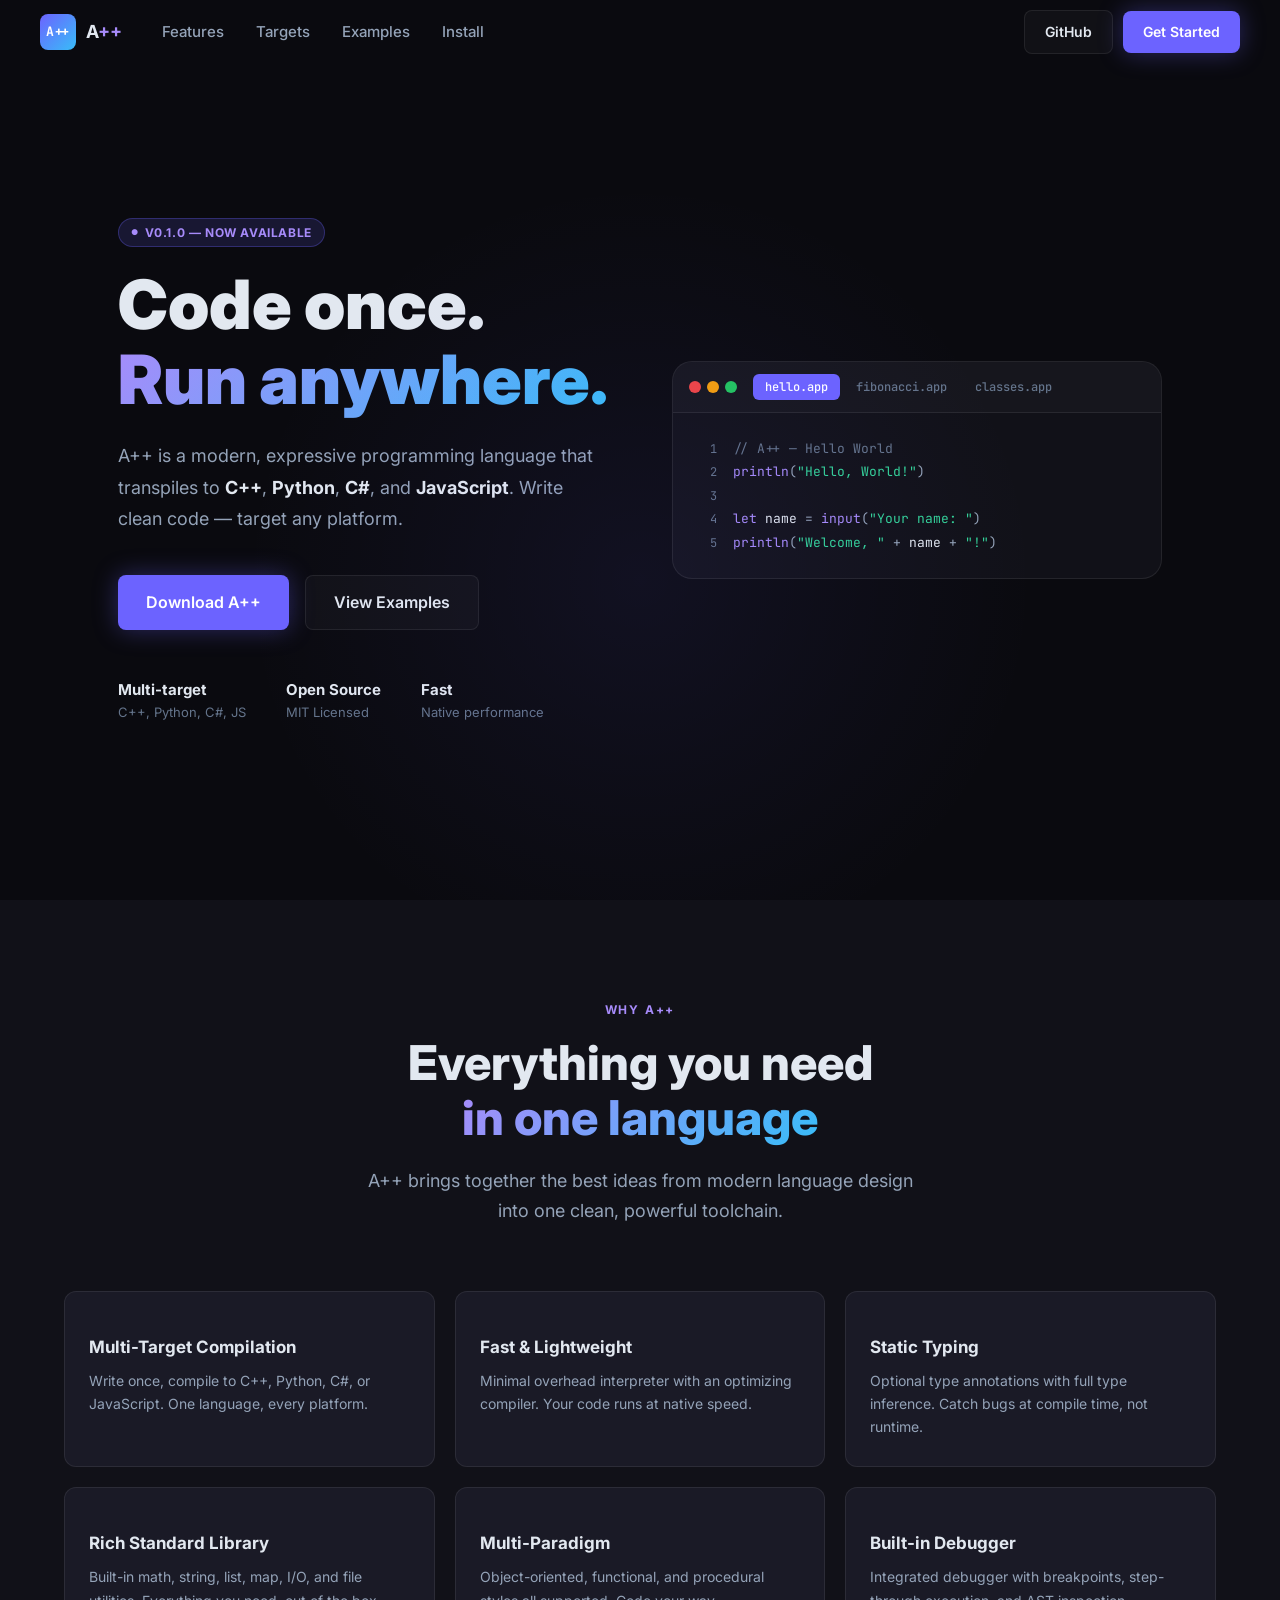
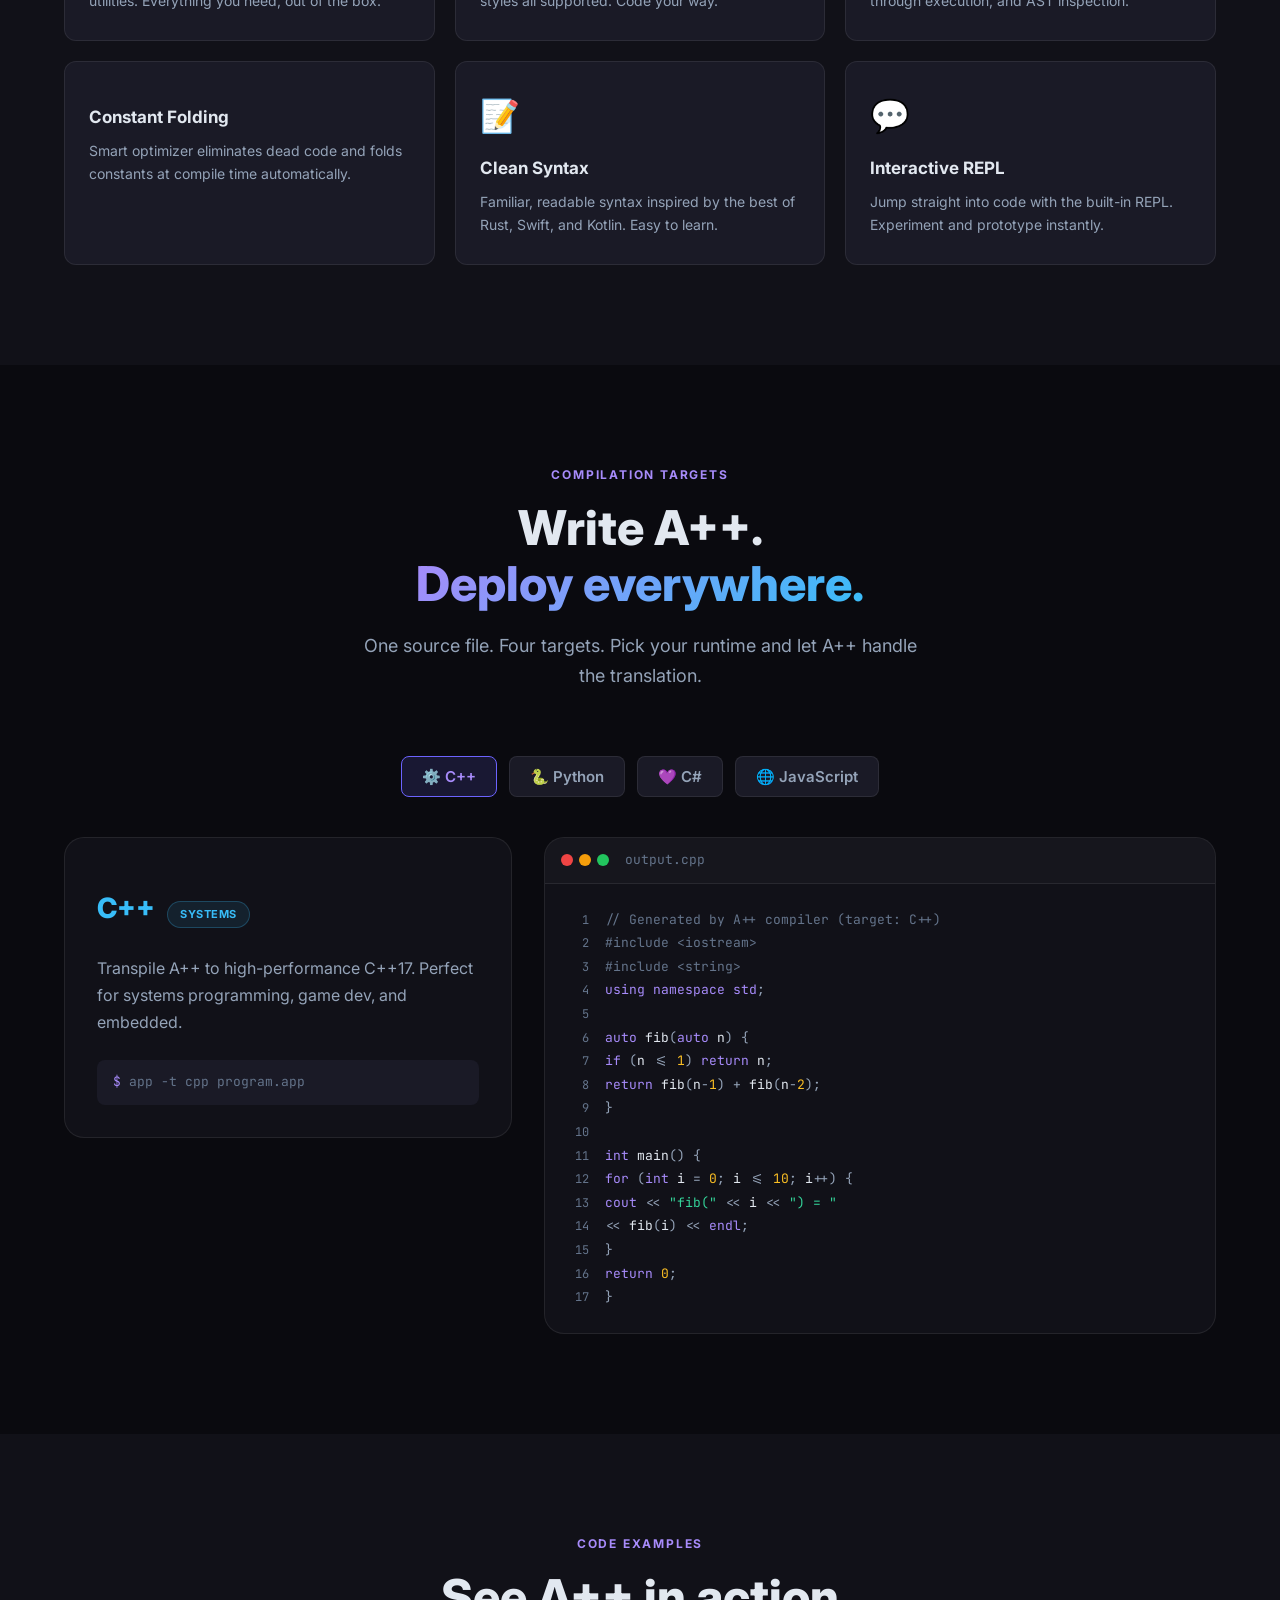
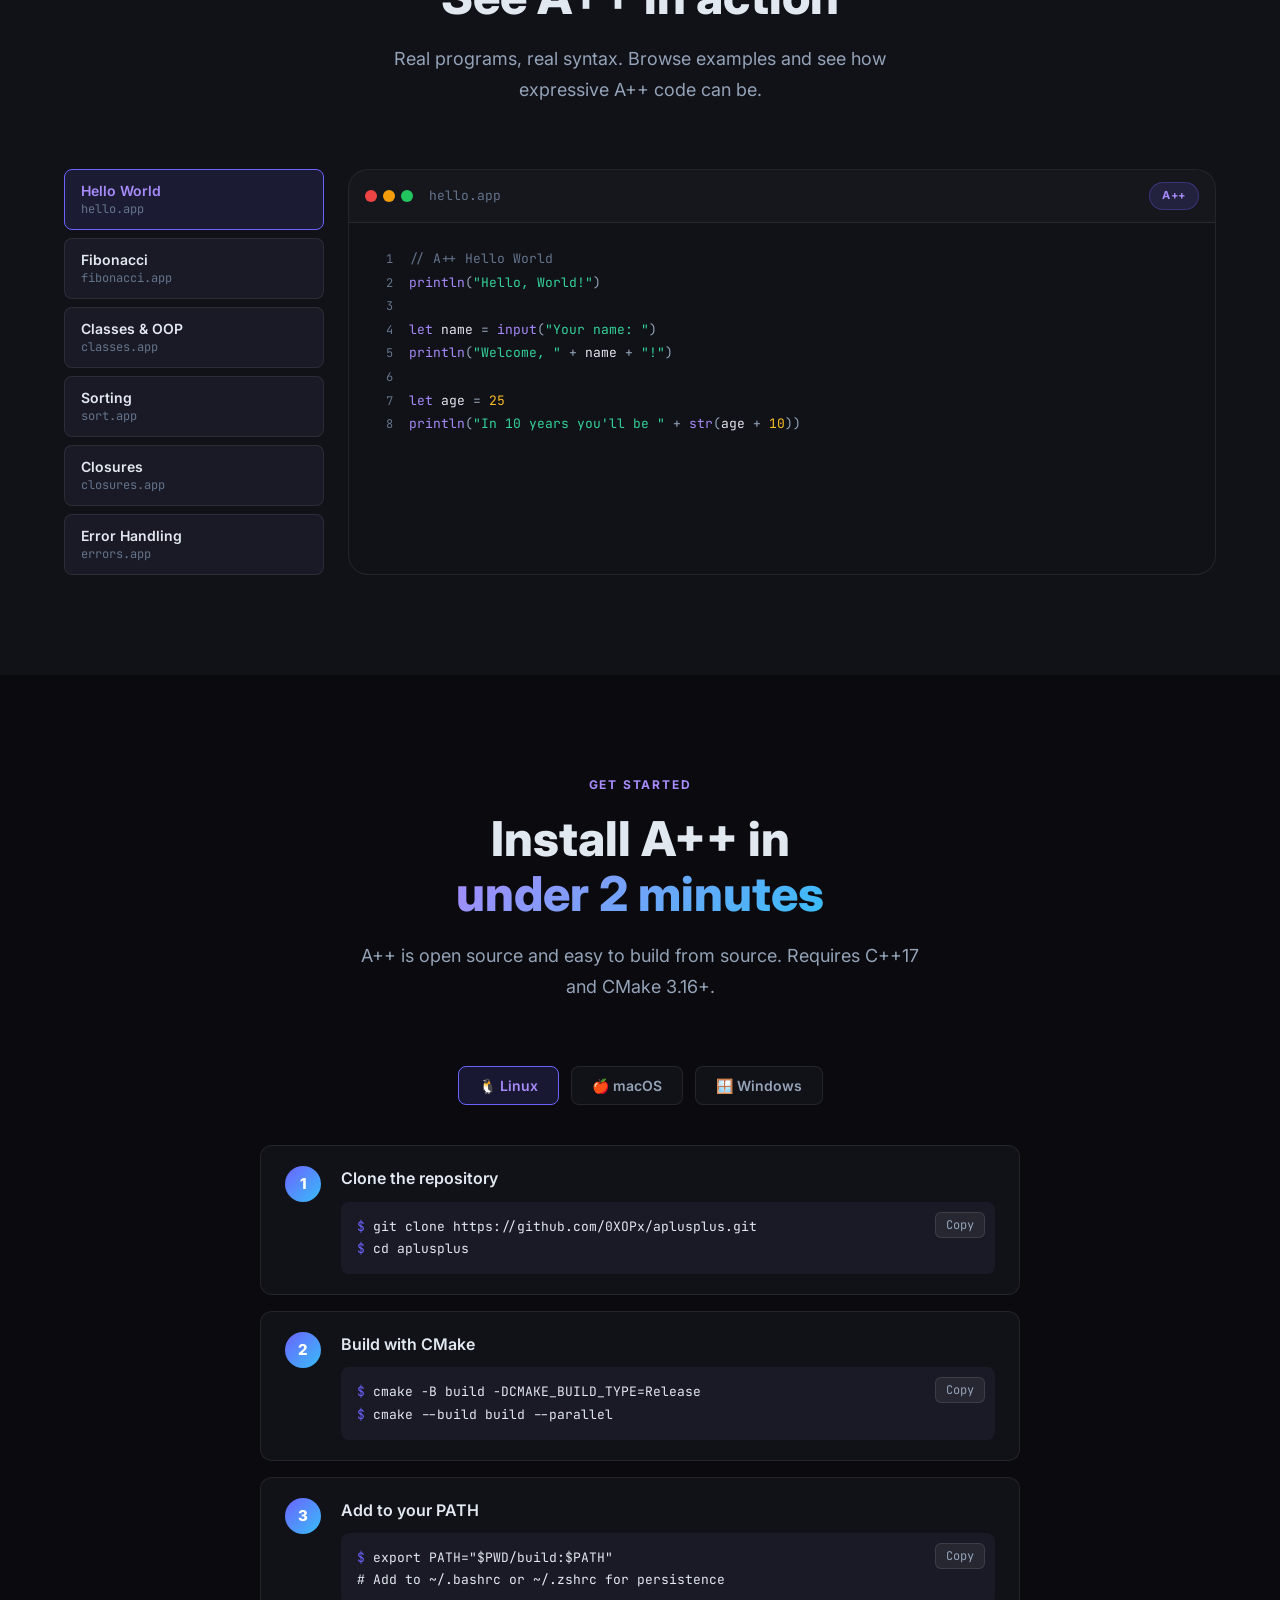
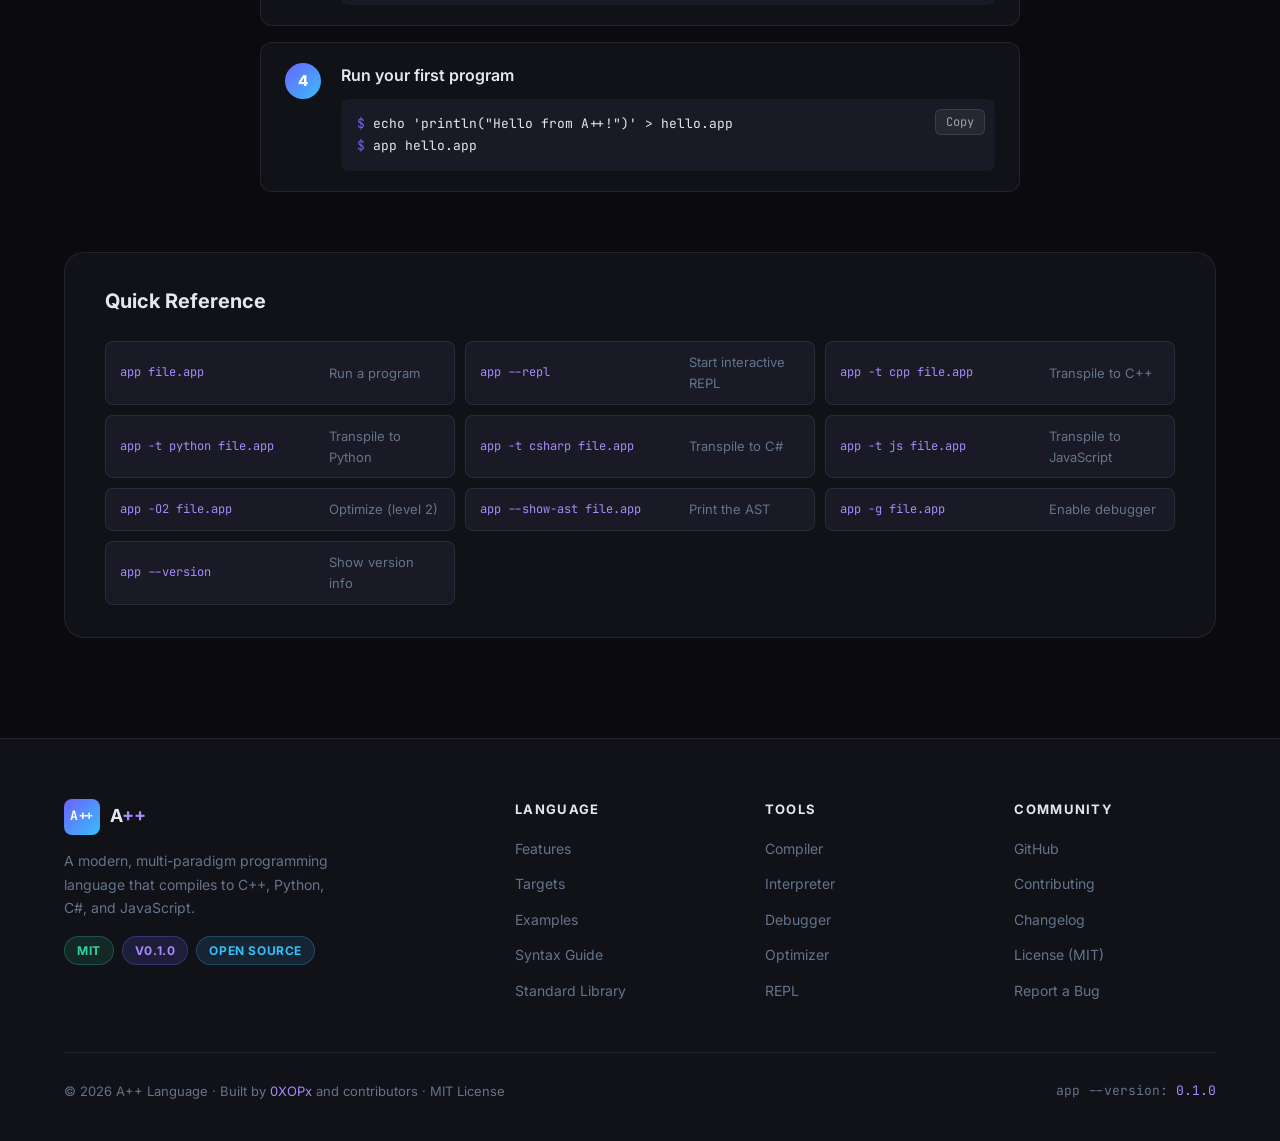
<file: index.html>
<!DOCTYPE html>
<html lang="en">
<head>
  <meta charset="UTF-8" />
  <meta name="viewport" content="width=device-width, initial-scale=1.0" />
  <meta name="description" content="A++ — A modern, multi-paradigm programming language that transpiles to C++, Python, C#, and JavaScript." />
  <title>A++ Programming Language</title>
  <link rel="preconnect" href="https://fonts.googleapis.com" />
  <link rel="preconnect" href="https://fonts.gstatic.com" crossorigin />
  <link href="https://fonts.googleapis.com/css2?family=Inter:wght@300;400;500;600;700;800&family=JetBrains+Mono:wght@400;500;700&display=swap" rel="stylesheet" />
  <link rel="stylesheet" href="css/styles.css" />
</head>
<body>

<!-- ── NAVBAR ──────────────────────────────────────────────────────────────── -->
<nav id="navbar">
  <div class="nav-inner">
    <a href="#" class="nav-logo">
      <div class="logo-box">A++</div>
      <span>A<span class="accent">++</span></span>
    </a>
    <div class="nav-links">
      <a href="#features">Features</a>
      <a href="#targets">Targets</a>
      <a href="#examples">Examples</a>
      <a href="#install">Install</a>
    </div>
    <div class="nav-actions">
      <a href="https://github.com/0XOPx/aplusplus" target="_blank" class="btn btn-secondary">GitHub</a>
      <a href="#install" class="btn btn-primary">Get Started</a>
    </div>
  </div>
</nav>

<!-- ── HERO ────────────────────────────────────────────────────────────────── -->
<section id="hero">
  <div class="hero-glow"></div>
  <div class="container hero-grid">

    <div class="hero-left">
      <div class="badge badge-purple">
        <span class="dot">●</span> v0.1.0 — Now Available
      </div>
      <h1>Code once.<br><span class="gradient-text">Run anywhere.</span></h1>
      <p class="hero-sub">
        A++ is a modern, expressive programming language that transpiles to
        <strong>C++</strong>, <strong>Python</strong>, <strong>C#</strong>, and <strong>JavaScript</strong>.
        Write clean code — target any platform.
      </p>
      <div class="hero-actions">
        <a href="#install" class="btn btn-primary btn-lg"> Download A++</a>
        <a href="#examples" class="btn btn-secondary btn-lg">View Examples</a>
      </div>
      <div class="hero-stats">
        <div><strong>Multi-target</strong><span>C++, Python, C#, JS</span></div>
        <div><strong>Open Source</strong><span>MIT Licensed</span></div>
        <div><strong>Fast</strong><span>Native performance</span></div>
      </div>
    </div>

    <div class="hero-right">
      <div class="code-window">
        <div class="window-bar">
          <div class="traffic-lights">
            <span class="tl red"></span>
            <span class="tl yellow"></span>
            <span class="tl green"></span>
          </div>
          <div class="window-tabs" id="heroTabs">
            <button class="tab active" data-tab="hello">hello.app</button>
            <button class="tab" data-tab="fibonacci">fibonacci.app</button>
            <button class="tab" data-tab="classes">classes.app</button>
          </div>
        </div>
        <div class="code-body" id="heroCode"></div>
      </div>
    </div>

  </div>
</section>

<!-- ── FEATURES ────────────────────────────────────────────────────────────── -->
<section id="features" class="section bg-alt">
  <div class="container">
    <div class="section-header">
      <div class="section-label">Why A++</div>
      <h2>Everything you need<br><span class="gradient-text">in one language</span></h2>
      <p class="section-sub">A++ brings together the best ideas from modern language design into one clean, powerful toolchain.</p>
    </div>
    <div class="features-grid">
      <div class="feature-card">
        <div class="feat-icon"></div>
        <h3>Multi-Target Compilation</h3>
        <p>Write once, compile to C++, Python, C#, or JavaScript. One language, every platform.</p>
      </div>
      <div class="feature-card">
        <div class="feat-icon"></div>
        <h3>Fast &amp; Lightweight</h3>
        <p>Minimal overhead interpreter with an optimizing compiler. Your code runs at native speed.</p>
      </div>
      <div class="feature-card">
        <div class="feat-icon"></div>
        <h3>Static Typing</h3>
        <p>Optional type annotations with full type inference. Catch bugs at compile time, not runtime.</p>
      </div>
      <div class="feature-card">
        <div class="feat-icon"></div>
        <h3>Rich Standard Library</h3>
        <p>Built-in math, string, list, map, I/O, and file utilities. Everything you need, out of the box.</p>
      </div>
      <div class="feature-card">
        <div class="feat-icon"></div>
        <h3>Multi-Paradigm</h3>
        <p>Object-oriented, functional, and procedural styles all supported. Code your way.</p>
      </div>
      <div class="feature-card">
        <div class="feat-icon"></div>
        <h3>Built-in Debugger</h3>
        <p>Integrated debugger with breakpoints, step-through execution, and AST inspection.</p>
      </div>
      <div class="feature-card">
        <div class="feat-icon"></div>
        <h3>Constant Folding</h3>
        <p>Smart optimizer eliminates dead code and folds constants at compile time automatically.</p>
      </div>
      <div class="feature-card">
        <div class="feat-icon">📝</div>
        <h3>Clean Syntax</h3>
        <p>Familiar, readable syntax inspired by the best of Rust, Swift, and Kotlin. Easy to learn.</p>
      </div>
      <div class="feature-card">
        <div class="feat-icon">💬</div>
        <h3>Interactive REPL</h3>
        <p>Jump straight into code with the built-in REPL. Experiment and prototype instantly.</p>
      </div>
    </div>
  </div>
</section>

<!-- ── TARGETS ─────────────────────────────────────────────────────────────── -->
<section id="targets" class="section">
  <div class="container">
    <div class="section-header">
      <div class="section-label">Compilation Targets</div>
      <h2>Write A++.<br><span class="gradient-text">Deploy everywhere.</span></h2>
      <p class="section-sub">One source file. Four targets. Pick your runtime and let A++ handle the translation.</p>
    </div>

    <div class="target-tabs" id="targetTabs">
      <button class="target-tab active" data-target="cpp">⚙️ C++</button>
      <button class="target-tab" data-target="python">🐍 Python</button>
      <button class="target-tab" data-target="csharp">💜 C#</button>
      <button class="target-tab" data-target="js">🌐 JavaScript</button>
    </div>

    <div class="target-content">
      <div class="target-info" id="targetInfo"></div>
      <div class="code-window target-code-window" id="targetCodeWindow">
        <div class="window-bar">
          <div class="traffic-lights">
            <span class="tl red"></span><span class="tl yellow"></span><span class="tl green"></span>
          </div>
          <span class="window-filename" id="targetFilename">output.cpp</span>
        </div>
        <div class="code-body" id="targetCode"></div>
      </div>
    </div>
  </div>
</section>

<!-- ── EXAMPLES ────────────────────────────────────────────────────────────── -->
<section id="examples" class="section bg-alt">
  <div class="container">
    <div class="section-header">
      <div class="section-label">Code Examples</div>
      <h2>See A++ in action</h2>
      <p class="section-sub">Real programs, real syntax. Browse examples and see how expressive A++ code can be.</p>
    </div>
    <div class="examples-layout">
      <div class="examples-sidebar" id="examplesSidebar"></div>
      <div class="code-window examples-code-window">
        <div class="window-bar">
          <div class="traffic-lights">
            <span class="tl red"></span><span class="tl yellow"></span><span class="tl green"></span>
          </div>
          <span class="window-filename" id="exampleFilename">hello.app</span>
          <span class="badge badge-purple" style="margin-left:auto;font-size:11px;">A++</span>
        </div>
        <div class="code-body" id="exampleCode"></div>
      </div>
    </div>
  </div>
</section>

<!-- ── INSTALL ─────────────────────────────────────────────────────────────── -->
<section id="install" class="section">
  <div class="container">
    <div class="section-header">
      <div class="section-label">Get Started</div>
      <h2>Install A++ in<br><span class="gradient-text">under 2 minutes</span></h2>
      <p class="section-sub">A++ is open source and easy to build from source. Requires C++17 and CMake 3.16+.</p>
    </div>

    <div class="platform-tabs" id="platformTabs">
      <button class="platform-tab active" data-platform="linux">🐧 Linux</button>
      <button class="platform-tab" data-platform="mac">🍎 macOS</button>
      <button class="platform-tab" data-platform="win">🪟 Windows</button>
    </div>

    <div class="install-steps" id="installSteps"></div>

    <div class="quickref">
      <h3>Quick Reference</h3>
      <div class="quickref-grid" id="quickrefGrid"></div>
    </div>
  </div>
</section>

<!-- ── FOOTER ──────────────────────────────────────────────────────────────── -->
<footer>
  <div class="container">
    <div class="footer-grid">
      <div class="footer-brand">
        <div class="nav-logo" style="margin-bottom:14px;">
          <div class="logo-box">A++</div>
          <span>A<span class="accent">++</span></span>
        </div>
        <p>A modern, multi-paradigm programming language that compiles to C++, Python, C#, and JavaScript.</p>
        <div class="footer-badges">
          <span class="badge badge-green">MIT</span>
          <span class="badge badge-purple">v0.1.0</span>
          <span class="badge badge-blue">Open Source</span>
        </div>
      </div>
      <div class="footer-col">
        <h4>Language</h4>
        <ul>
          <li><a href="#features">Features</a></li>
          <li><a href="#targets">Targets</a></li>
          <li><a href="#examples">Examples</a></li>
          <li><a href="#">Syntax Guide</a></li>
          <li><a href="#">Standard Library</a></li>
        </ul>
      </div>
      <div class="footer-col">
        <h4>Tools</h4>
        <ul>
          <li><a href="#">Compiler</a></li>
          <li><a href="#">Interpreter</a></li>
          <li><a href="#">Debugger</a></li>
          <li><a href="#">Optimizer</a></li>
          <li><a href="#">REPL</a></li>
        </ul>
      </div>
      <div class="footer-col">
        <h4>Community</h4>
        <ul>
          <li><a href="https://github.com/0XOPx/aplusplus" target="_blank">GitHub</a></li>
          <li><a href="#">Contributing</a></li>
          <li><a href="#">Changelog</a></li>
          <li><a href="#">License (MIT)</a></li>
          <li><a href="#">Report a Bug</a></li>
        </ul>
      </div>
    </div>
    <div class="footer-bottom">
      <p>© <span id="year"></span> A++ Language · Built by <span class="accent">0XOPx</span> and contributors · MIT License</p>
      <p class="mono">app --version: <span class="accent">0.1.0</span></p>
    </div>
  </div>
</footer>

<script src="js/app.js"></script>
</body>
</html>
</file>
<file: css/styles.css>
/* ── Reset & Variables ─────────────────────────────────────────────────────── */
*, *::before, *::after { box-sizing: border-box; margin: 0; padding: 0; }

:root {
  --bg:      #0a0a0f;
  --bg2:     #111118;
  --bg3:     #1a1a26;
  --accent:  #6c63ff;
  --accent2: #a78bfa;
  --accent3: #38bdf8;
  --green:   #34d399;
  --red:     #f87171;
  --yellow:  #fbbf24;
  --text:    #e2e8f0;
  --text2:   #94a3b8;
  --text3:   #64748b;
  --border:  rgba(255,255,255,0.08);
  --card:    rgba(255,255,255,0.03);
  --radius:  12px;
  --radius-lg: 20px;
}

html { scroll-behavior: smooth; }

body {
  font-family: 'Inter', sans-serif;
  background: var(--bg);
  color: var(--text);
  line-height: 1.6;
  overflow-x: hidden;
}

.mono { font-family: 'JetBrains Mono', monospace; }
a { color: var(--accent2); text-decoration: none; }
a:hover { text-decoration: underline; }

::-webkit-scrollbar { width: 6px; }
::-webkit-scrollbar-track { background: var(--bg2); }
::-webkit-scrollbar-thumb { background: var(--accent); border-radius: 3px; }

/* ── Utilities ────────────────────────────────────────────────────────────── */
.container { max-width: 1200px; margin: 0 auto; padding: 0 24px; }
.bg-alt    { background: var(--bg2); }

.accent       { color: var(--accent2); }
.gradient-text {
  background: linear-gradient(135deg, var(--accent2), var(--accent3));
  -webkit-background-clip: text;
  -webkit-text-fill-color: transparent;
  background-clip: text;
}

/* ── Buttons ──────────────────────────────────────────────────────────────── */
.btn {
  display: inline-flex;
  align-items: center;
  gap: 8px;
  padding: 10px 20px;
  border-radius: 8px;
  font-weight: 600;
  font-size: 14px;
  cursor: pointer;
  border: none;
  transition: all 0.2s;
  text-decoration: none;
}
.btn-lg { padding: 14px 28px; font-size: 16px; }

.btn-primary {
  background: var(--accent);
  color: #fff;
  box-shadow: 0 0 24px rgba(108,99,255,0.35);
}
.btn-primary:hover {
  background: var(--accent2);
  box-shadow: 0 0 36px rgba(167,139,250,0.5);
  transform: translateY(-1px);
  color: #fff;
  text-decoration: none;
}
.btn-secondary {
  background: var(--card);
  color: var(--text);
  border: 1px solid var(--border);
}
.btn-secondary:hover {
  background: var(--bg3);
  border-color: var(--accent);
  color: var(--text);
  text-decoration: none;
}

/* ── Badges ───────────────────────────────────────────────────────────────── */
.badge {
  display: inline-flex;
  align-items: center;
  gap: 6px;
  padding: 4px 12px;
  border-radius: 999px;
  font-size: 12px;
  font-weight: 700;
  letter-spacing: 0.05em;
  text-transform: uppercase;
}
.badge-purple { background: rgba(108,99,255,0.15); color: var(--accent2); border: 1px solid rgba(108,99,255,0.3); }
.badge-green  { background: rgba(52,211,153,0.12);  color: var(--green);   border: 1px solid rgba(52,211,153,0.25); }
.badge-blue   { background: rgba(56,189,248,0.12);  color: var(--accent3); border: 1px solid rgba(56,189,248,0.25); }
.dot { font-size: 8px; }

/* ── Sections ─────────────────────────────────────────────────────────────── */
.section { padding: 100px 0; }

.section-header {
  text-align: center;
  margin-bottom: 64px;
}
.section-label {
  font-size: 12px;
  font-weight: 700;
  letter-spacing: 0.15em;
  text-transform: uppercase;
  color: var(--accent2);
  margin-bottom: 16px;
}
.section-header h2 {
  font-size: clamp(28px, 5vw, 48px);
  font-weight: 800;
  line-height: 1.15;
  margin-bottom: 20px;
}
.section-sub {
  font-size: 18px;
  color: var(--text2);
  max-width: 580px;
  margin: 0 auto;
  line-height: 1.7;
}

/* ── Navbar ───────────────────────────────────────────────────────────────── */
#navbar {
  position: fixed;
  top: 0; left: 0; right: 0;
  z-index: 100;
  padding: 0 24px;
  transition: background 0.3s, border-color 0.3s, backdrop-filter 0.3s;
  border-bottom: 1px solid transparent;
}
#navbar.scrolled {
  background: rgba(10,10,15,0.92);
  backdrop-filter: blur(16px);
  -webkit-backdrop-filter: blur(16px);
  border-color: rgba(255,255,255,0.06);
}
.nav-inner {
  max-width: 1200px;
  margin: 0 auto;
  display: flex;
  align-items: center;
  height: 64px;
  gap: 40px;
}
.nav-logo {
  display: flex;
  align-items: center;
  gap: 10px;
  text-decoration: none;
  font-weight: 700;
  font-size: 18px;
  color: var(--text);
  flex-shrink: 0;
}
.nav-logo:hover { text-decoration: none; }
.logo-box {
  width: 36px; height: 36px;
  border-radius: 8px;
  background: linear-gradient(135deg, var(--accent), var(--accent3));
  display: flex;
  align-items: center;
  justify-content: center;
  font-family: 'JetBrains Mono', monospace;
  font-weight: 700;
  font-size: 13px;
  color: #fff;
  flex-shrink: 0;
}
.nav-links {
  display: flex;
  gap: 32px;
  flex: 1;
}
.nav-links a {
  color: var(--text2);
  font-size: 15px;
  font-weight: 500;
  text-decoration: none;
  transition: color 0.2s;
}
.nav-links a:hover { color: var(--text); text-decoration: none; }
.nav-actions { display: flex; gap: 10px; align-items: center; }

/* ── Hero ─────────────────────────────────────────────────────────────────── */
#hero {
  min-height: 100vh;
  display: flex;
  align-items: center;
  padding: 100px 24px 60px;
  position: relative;
  overflow: hidden;
}
.hero-glow {
  position: absolute;
  top: 20%; left: 50%;
  transform: translateX(-50%);
  width: 800px; height: 800px;
  border-radius: 50%;
  background: radial-gradient(circle, rgba(108,99,255,0.08) 0%, transparent 70%);
  pointer-events: none;
}
.hero-grid {
  display: grid;
  grid-template-columns: 1fr 1fr;
  gap: 64px;
  align-items: center;
}
.hero-left h1 {
  font-size: clamp(40px, 6vw, 68px);
  font-weight: 900;
  line-height: 1.1;
  margin: 20px 0 24px;
}
.hero-sub {
  font-size: 18px;
  color: var(--text2);
  line-height: 1.75;
  margin-bottom: 40px;
  max-width: 480px;
}
.hero-sub strong { color: var(--text); }
.hero-actions { display: flex; gap: 16px; flex-wrap: wrap; margin-bottom: 48px; }
.hero-stats { display: flex; gap: 40px; }
.hero-stats div { display: flex; flex-direction: column; }
.hero-stats strong { font-size: 15px; color: var(--text); }
.hero-stats span   { font-size: 13px; color: var(--text3); }

/* ── Code Window ──────────────────────────────────────────────────────────── */
.code-window {
  background: var(--bg2);
  border: 1px solid var(--border);
  border-radius: var(--radius-lg);
  overflow: hidden;
}
.window-bar {
  display: flex;
  align-items: center;
  padding: 12px 16px;
  border-bottom: 1px solid var(--border);
  background: rgba(255,255,255,0.02);
  gap: 8px;
}
.traffic-lights { display: flex; gap: 6px; flex-shrink: 0; }
.tl {
  width: 12px; height: 12px;
  border-radius: 50%;
}
.tl.red    { background: #ef4444; }
.tl.yellow { background: #f59e0b; }
.tl.green  { background: #22c55e; }
.window-tabs { display: flex; gap: 4px; margin-left: 8px; }
.window-tabs .tab, .target-tab, .platform-tab {
  padding: 5px 12px;
  border-radius: 6px;
  border: none;
  cursor: pointer;
  font-size: 12px;
  font-family: 'JetBrains Mono', monospace;
  font-weight: 500;
  background: transparent;
  color: var(--text3);
  transition: all 0.15s;
}
.window-tabs .tab:hover  { color: var(--text2); background: rgba(255,255,255,0.05); }
.window-tabs .tab.active { background: var(--accent); color: #fff; }
.window-filename {
  font-family: 'JetBrains Mono', monospace;
  font-size: 13px;
  color: var(--text3);
  margin-left: 8px;
}
.code-body {
  padding: 24px;
  overflow-x: auto;
}

/* ── Code Highlighting ────────────────────────────────────────────────────── */
.code-line {
  display: flex;
  gap: 16px;
  min-height: 22px;
  font-family: 'JetBrains Mono', monospace;
  font-size: 13px;
  line-height: 1.8;
}
.line-num {
  color: var(--text3);
  user-select: none;
  min-width: 20px;
  text-align: right;
  font-size: 12px;
  padding-top: 2px;
  flex-shrink: 0;
}
.tok-keyword  { color: #a78bfa; }
.tok-string   { color: #34d399; }
.tok-number   { color: #fbbf24; }
.tok-comment  { color: #64748b; }
.tok-type     { color: #38bdf8; }
.tok-ident    { color: #e2e8f0; }
.tok-punct    { color: #94a3b8; }

/* ── Features ─────────────────────────────────────────────────────────────── */
.features-grid {
  display: grid;
  grid-template-columns: repeat(auto-fill, minmax(320px, 1fr));
  gap: 20px;
}
.feature-card {
  background: var(--bg3);
  border: 1px solid var(--border);
  border-radius: var(--radius);
  padding: 28px 24px;
  transition: border-color 0.2s, transform 0.2s, box-shadow 0.2s;
  cursor: default;
}
.feature-card:hover {
  border-color: rgba(108,99,255,0.4);
  transform: translateY(-2px);
  box-shadow: 0 8px 32px rgba(108,99,255,0.1);
}
.feat-icon { font-size: 32px; margin-bottom: 14px; }
.feature-card h3 { font-size: 17px; font-weight: 700; margin-bottom: 8px; }
.feature-card p  { font-size: 14px; color: var(--text2); line-height: 1.65; }

/* ── Targets ──────────────────────────────────────────────────────────────── */
.target-tabs {
  display: flex;
  gap: 12px;
  justify-content: center;
  flex-wrap: wrap;
  margin-bottom: 40px;
}
.target-tab {
  padding: 10px 20px;
  border-radius: 8px;
  border: 1px solid var(--border);
  background: var(--bg3);
  color: var(--text2);
  font-size: 15px;
  font-weight: 600;
  cursor: pointer;
  transition: all 0.2s;
  font-family: 'Inter', sans-serif;
}
.target-tab.active {
  background: rgba(108,99,255,0.15);
  border-color: var(--accent);
  color: var(--accent2);
}
.target-tab:hover:not(.active) { background: var(--bg2); border-color: var(--text3); color: var(--text); }
.target-content {
  display: grid;
  grid-template-columns: 1fr 1.5fr;
  gap: 32px;
  align-items: start;
}
.target-info {
  background: var(--bg2);
  border: 1px solid var(--border);
  border-radius: var(--radius-lg);
  padding: 32px;
}
.target-info .t-icon { font-size: 48px; margin-bottom: 16px; }
.target-info h3 {
  font-size: 28px;
  font-weight: 800;
  margin-bottom: 12px;
}
.target-info p { color: var(--text2); line-height: 1.7; margin-bottom: 24px; }
.target-cmd {
  font-family: 'JetBrains Mono', monospace;
  font-size: 13px;
  background: var(--bg3);
  border-radius: 8px;
  padding: 12px 16px;
  color: var(--text3);
}
.target-cmd .cmd-prefix { color: var(--accent2); }
.target-code-window { flex: 1; }

/* ── Examples ─────────────────────────────────────────────────────────────── */
.examples-layout {
  display: grid;
  grid-template-columns: 260px 1fr;
  gap: 24px;
}
.examples-sidebar {
  display: flex;
  flex-direction: column;
  gap: 8px;
}
.example-btn {
  padding: 12px 16px;
  border-radius: 8px;
  border: 1px solid var(--border);
  background: var(--bg3);
  cursor: pointer;
  text-align: left;
  transition: all 0.15s;
  font-family: 'Inter', sans-serif;
}
.example-btn.active {
  background: rgba(108,99,255,0.12);
  border-color: var(--accent);
}
.example-btn .ex-title {
  font-size: 14px;
  font-weight: 600;
  color: var(--text);
  margin-bottom: 2px;
}
.example-btn.active .ex-title { color: var(--accent2); }
.example-btn .ex-file {
  font-size: 12px;
  color: var(--text3);
  font-family: 'JetBrains Mono', monospace;
}
.examples-code-window { min-height: 400px; }

/* ── Install ──────────────────────────────────────────────────────────────── */
.platform-tabs {
  display: flex;
  gap: 12px;
  justify-content: center;
  margin-bottom: 40px;
}
.platform-tab {
  padding: 10px 20px;
  border-radius: 8px;
  border: 1px solid var(--border);
  background: var(--bg2);
  color: var(--text2);
  font-size: 14px;
  font-weight: 600;
  cursor: pointer;
  transition: all 0.15s;
  font-family: 'Inter', sans-serif;
}
.platform-tab.active {
  background: rgba(108,99,255,0.15);
  border-color: var(--accent);
  color: var(--accent2);
}
.platform-tab:hover:not(.active) { color: var(--text); border-color: var(--text3); }
.install-steps {
  display: flex;
  flex-direction: column;
  gap: 16px;
  max-width: 760px;
  margin: 0 auto 60px;
}
.install-step {
  background: var(--bg2);
  border: 1px solid var(--border);
  border-radius: var(--radius);
  padding: 20px 24px;
  display: flex;
  gap: 20px;
  align-items: flex-start;
}
.step-num {
  min-width: 36px; height: 36px;
  border-radius: 50%;
  background: linear-gradient(135deg, var(--accent), var(--accent3));
  display: flex;
  align-items: center;
  justify-content: center;
  font-weight: 800;
  font-size: 15px;
  color: #fff;
  flex-shrink: 0;
}
.step-body { flex: 1; }
.step-title { font-weight: 600; margin-bottom: 10px; color: var(--text); }
.step-code-wrap { position: relative; }
.step-code {
  background: var(--bg3);
  border-radius: 8px;
  padding: 14px 16px;
  font-family: 'JetBrains Mono', monospace;
  font-size: 13px;
  color: #e2e8f0;
  margin: 0;
  overflow-x: auto;
  line-height: 1.7;
}
.step-code .cmd-line { display: block; }
.step-code .cmd-prefix { color: var(--accent); }
.step-code .cmd-comment { color: var(--text3); }
.copy-btn {
  position: absolute;
  top: 10px; right: 10px;
  padding: 4px 10px;
  border-radius: 6px;
  background: rgba(255,255,255,0.06);
  color: var(--text2);
  border: 1px solid rgba(255,255,255,0.1);
  cursor: pointer;
  font-size: 12px;
  font-family: 'JetBrains Mono', monospace;
  transition: all 0.2s;
}
.copy-btn:hover { background: rgba(255,255,255,0.1); color: var(--text); }
.copy-btn.copied { background: rgba(52,211,153,0.15); color: var(--green); border-color: rgba(52,211,153,0.3); }

.quickref {
  background: var(--bg2);
  border: 1px solid var(--border);
  border-radius: var(--radius-lg);
  padding: 32px 40px;
}
.quickref h3 { font-weight: 700; font-size: 20px; margin-bottom: 24px; }
.quickref-grid {
  display: grid;
  grid-template-columns: repeat(auto-fill, minmax(300px, 1fr));
  gap: 10px;
}
.qr-item {
  display: flex;
  align-items: center;
  gap: 14px;
  padding: 10px 14px;
  background: var(--bg3);
  border-radius: 8px;
  border: 1px solid var(--border);
}
.qr-cmd {
  font-family: 'JetBrains Mono', monospace;
  font-size: 12px;
  color: var(--accent2);
  min-width: 195px;
  flex-shrink: 0;
}
.qr-desc { font-size: 13px; color: var(--text3); }

/* ── Footer ───────────────────────────────────────────────────────────────── */
footer {
  background: var(--bg2);
  border-top: 1px solid var(--border);
  padding: 60px 24px 40px;
}
.footer-grid {
  display: grid;
  grid-template-columns: 2fr 1fr 1fr 1fr;
  gap: 48px;
  margin-bottom: 48px;
}
.footer-brand p { color: var(--text3); font-size: 14px; line-height: 1.7; max-width: 280px; margin-bottom: 16px; }
.footer-badges { display: flex; gap: 8px; flex-wrap: wrap; }
.footer-col h4 {
  font-size: 13px;
  font-weight: 700;
  text-transform: uppercase;
  letter-spacing: 0.1em;
  color: var(--text);
  margin-bottom: 16px;
}
.footer-col ul { list-style: none; display: flex; flex-direction: column; gap: 10px; }
.footer-col a { color: var(--text3); font-size: 14px; text-decoration: none; transition: color 0.15s; }
.footer-col a:hover { color: var(--text); text-decoration: none; }
.footer-bottom {
  border-top: 1px solid var(--border);
  padding-top: 28px;
  display: flex;
  align-items: center;
  justify-content: space-between;
  flex-wrap: wrap;
  gap: 16px;
}
.footer-bottom p { color: var(--text3); font-size: 13px; }

/* ── Animations ───────────────────────────────────────────────────────────── */
@keyframes fadeInUp {
  from { opacity: 0; transform: translateY(24px); }
  to   { opacity: 1; transform: translateY(0); }
}
.fade-in { animation: fadeInUp 0.6s ease both; }

/* ── Responsive ───────────────────────────────────────────────────────────── */
@media (max-width: 900px) {
  .hero-grid     { grid-template-columns: 1fr; }
  .hero-right    { display: none; }
  .target-content{ grid-template-columns: 1fr; }
  .examples-layout{ grid-template-columns: 1fr; }
  .examples-sidebar{ flex-direction: row; flex-wrap: wrap; }
  .footer-grid   { grid-template-columns: 1fr 1fr; }
}
@media (max-width: 600px) {
  .nav-links { display: none; }
  .footer-grid { grid-template-columns: 1fr; }
  .hero-stats  { flex-direction: column; gap: 16px; }
}
</file>
